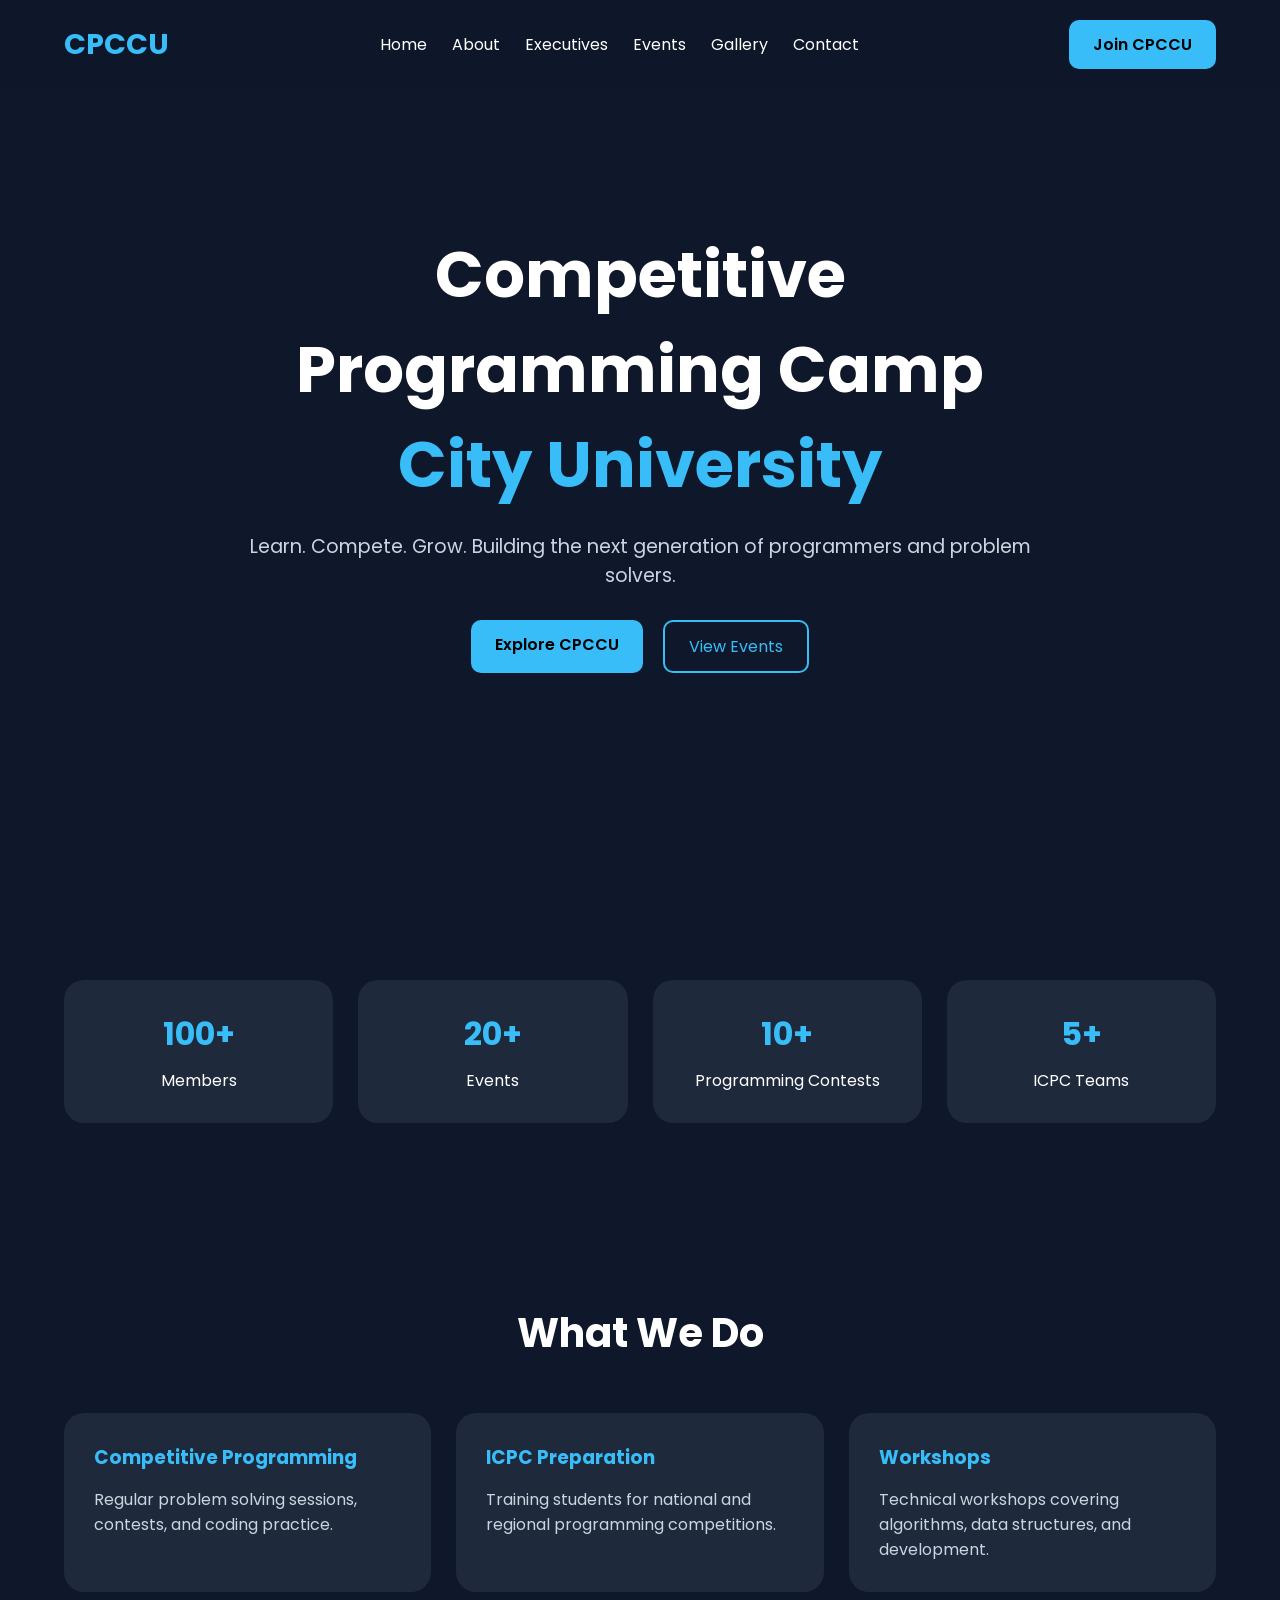
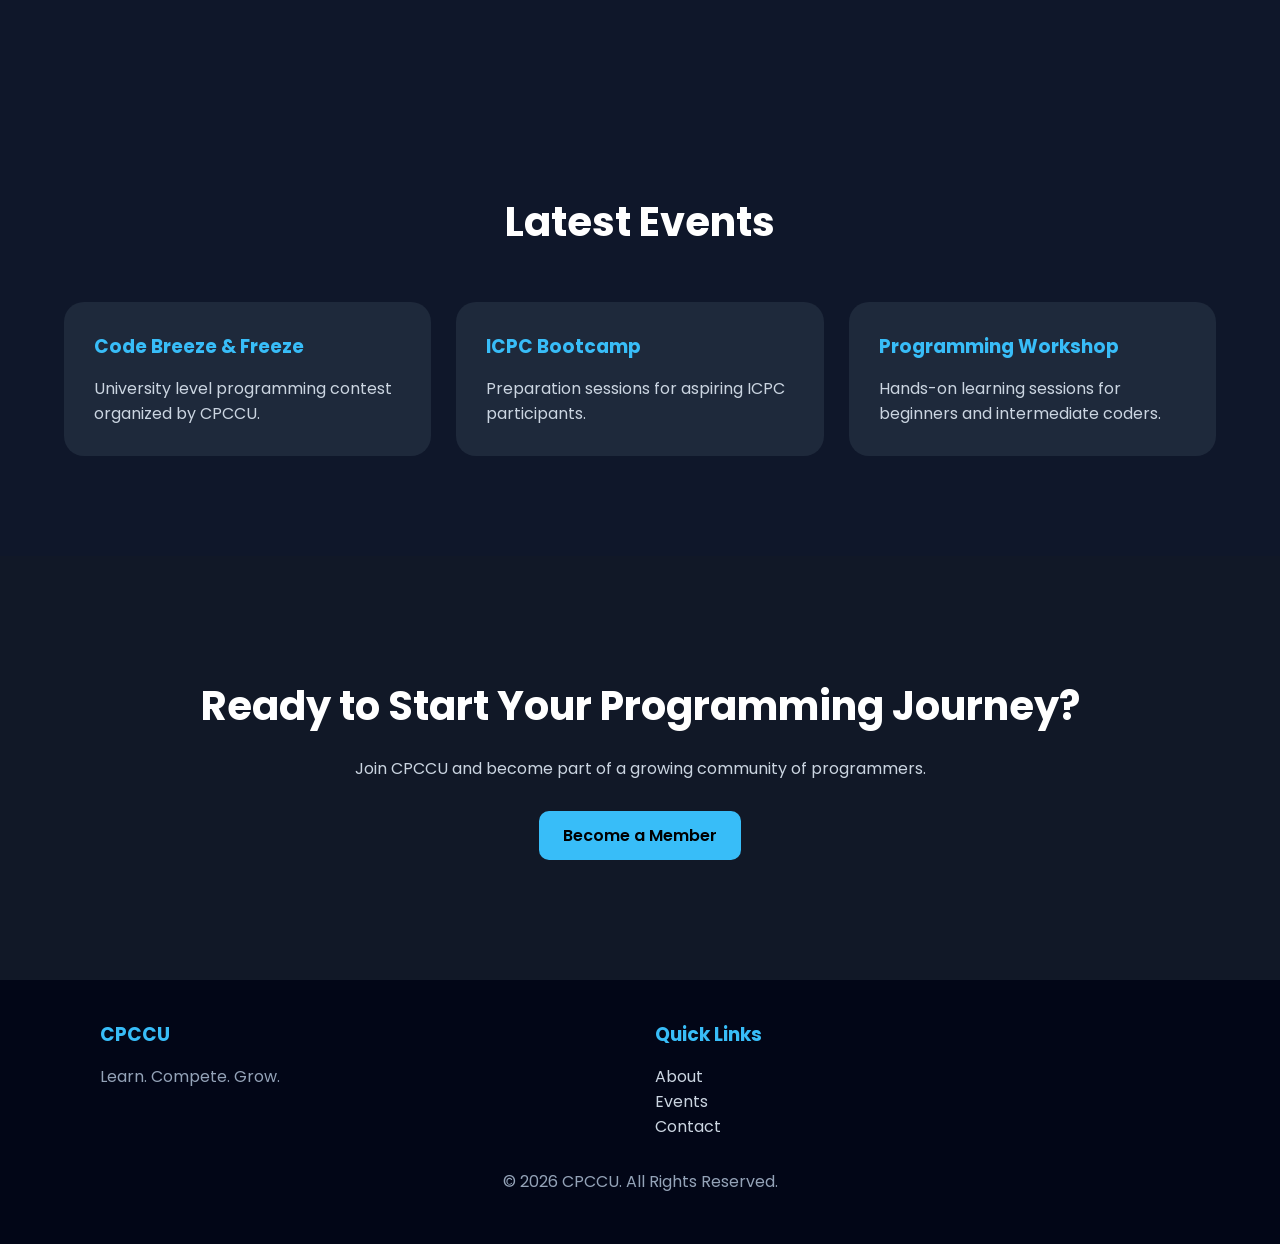
<file: index.html>
<!DOCTYPE html>
<html lang="en">
<head>
<meta charset="UTF-8">
<meta name="viewport" content="width=device-width, initial-scale=1.0">

<title>CPCCU - Competitive Programming Camp City University</title>

<link rel="stylesheet" href="css/style.css">

<link rel="preconnect" href="https://fonts.googleapis.com">
<link href="https://fonts.googleapis.com/css2?family=Poppins:wght@300;400;500;600;700&display=swap" rel="stylesheet">
</head>

<body>

<header>

<nav class="navbar">

<div class="logo">
CPCCU
</div>

<ul class="nav-links">
<li><a href="index.html">Home</a></li>
<li><a href="about.html">About</a></li>
<li><a href="executives.html">Executives</a></li>
<li><a href="events.html">Events</a></li>
<li><a href="gallery.html">Gallery</a></li>
<li><a href="contact.html">Contact</a></li>
</ul>

<a href="contact.html" class="btn-primary">
Join CPCCU
</a>

</nav>

</header>

<!-- Hero -->

<section class="hero">

<div class="hero-content">

<h1>
Competitive Programming Camp
<span>City University</span>
</h1>

<p>
Learn. Compete. Grow.
Building the next generation of programmers and problem solvers.
</p>

<div class="hero-buttons">

<a href="about.html" class="btn-primary">
Explore CPCCU
</a>

<a href="events.html" class="btn-secondary">
View Events
</a>

</div>

</div>

</section>

<!-- Stats -->

<section class="stats">

<div class="container">

<div class="stat-card">
<h2>100+</h2>
<p>Members</p>
</div>

<div class="stat-card">
<h2>20+</h2>
<p>Events</p>
</div>

<div class="stat-card">
<h2>10+</h2>
<p>Programming Contests</p>
</div>

<div class="stat-card">
<h2>5+</h2>
<p>ICPC Teams</p>
</div>

</div>

</section>

<!-- Activities -->

<section class="activities">

<h2 class="section-title">
What We Do
</h2>

<div class="container cards">

<div class="card">

<h3>Competitive Programming</h3>

<p>
Regular problem solving sessions, contests, and coding practice.
</p>

</div>

<div class="card">

<h3>ICPC Preparation</h3>

<p>
Training students for national and regional programming competitions.
</p>

</div>

<div class="card">

<h3>Workshops</h3>

<p>
Technical workshops covering algorithms, data structures, and development.
</p>

</div>

</div>

</section>

<!-- Latest Events -->

<section class="events-preview">

<h2 class="section-title">
Latest Events
</h2>

<div class="container cards">

<div class="card">

<h3>Code Breeze & Freeze</h3>

<p>
University level programming contest organized by CPCCU.
</p>

</div>

<div class="card">

<h3>ICPC Bootcamp</h3>

<p>
Preparation sessions for aspiring ICPC participants.
</p>

</div>

<div class="card">

<h3>Programming Workshop</h3>

<p>
Hands-on learning sessions for beginners and intermediate coders.
</p>

</div>

</div>

</section>

<!-- CTA -->

<section class="cta">

<h2>
Ready to Start Your Programming Journey?
</h2>

<p>
Join CPCCU and become part of a growing community of programmers.
</p>

<a href="contact.html" class="btn-primary">
Become a Member
</a>

</section>

<!-- Footer -->

<footer>

<div class="footer-content">

<div>

<h3>CPCCU</h3>

<p>
Learn. Compete. Grow.
</p>

</div>

<div class="footer-links">

<h3>Quick Links</h3>

<a href="about.html">About</a>
<a href="events.html">Events</a>
<a href="contact.html">Contact</a>

</div>

</div>

<p class="copyright">
© 2026 CPCCU. All Rights Reserved.
</p>

</footer>

</body>
</html>
</file>
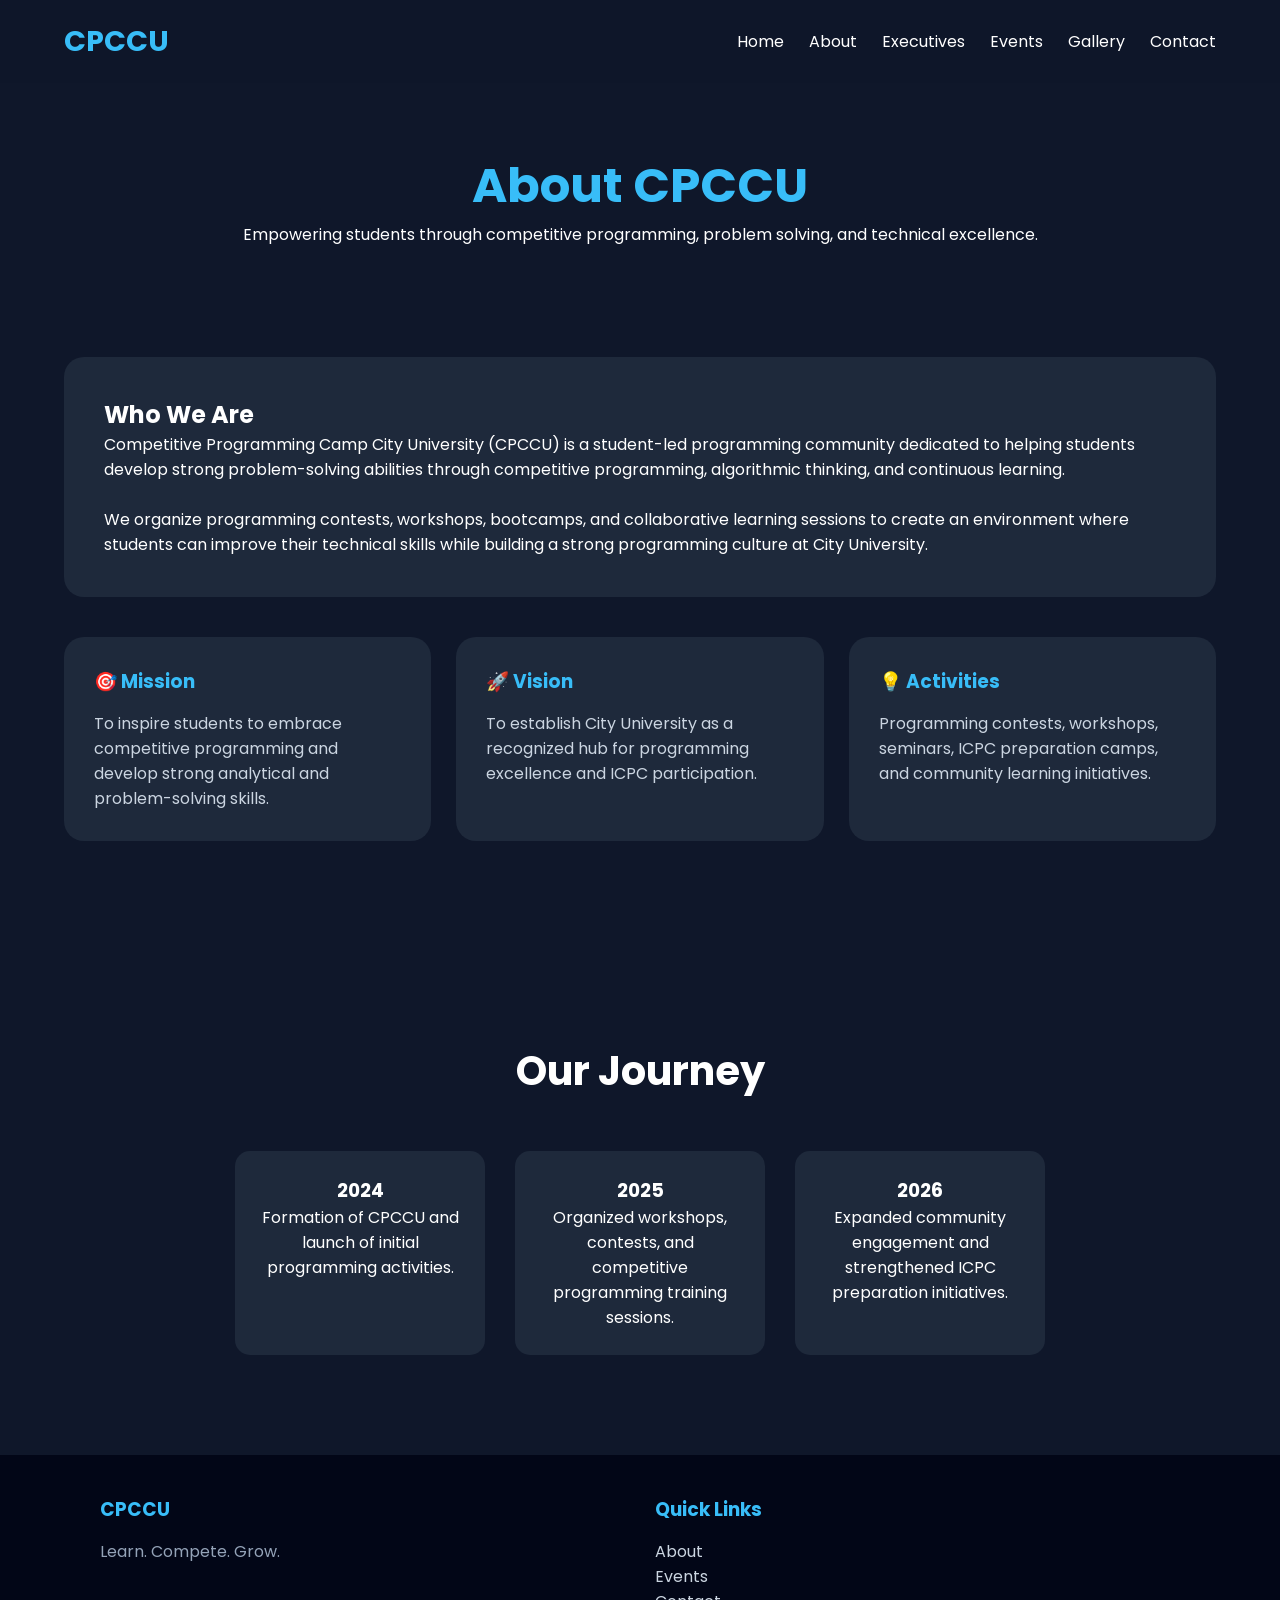
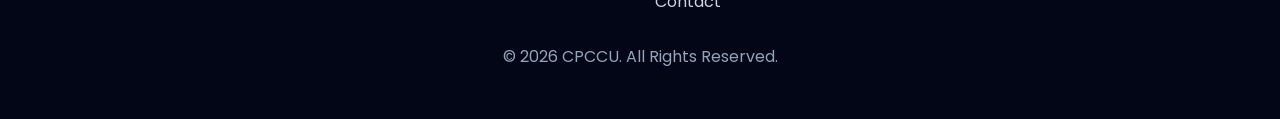
<file: about.html>
<!DOCTYPE html>
<html lang="en">
<head>
<meta charset="UTF-8">
<meta name="viewport" content="width=device-width, initial-scale=1.0">

<title>About CPCCU</title>

<link rel="stylesheet" href="css/style.css">

<link href="https://fonts.googleapis.com/css2?family=Poppins:wght@300;400;500;600;700&display=swap" rel="stylesheet">
</head>

<body>

<nav class="navbar">

<div class="logo">
CPCCU
</div>

<ul class="nav-links">
<li><a href="index.html">Home</a></li>
<li><a href="about.html">About</a></li>
<li><a href="executives.html">Executives</a></li>
<li><a href="events.html">Events</a></li>
<li><a href="gallery.html">Gallery</a></li>
<li><a href="contact.html">Contact</a></li>
</ul>

</nav>

<section class="page-header">

<h1>About CPCCU</h1>

<p>
Empowering students through competitive programming,
problem solving, and technical excellence.
</p>

</section>

<section class="content-section">

<div class="container">

<div class="about-card">

<h2>Who We Are</h2>

<p>
Competitive Programming Camp City University (CPCCU) is a student-led programming community dedicated to helping students develop strong problem-solving abilities through competitive programming, algorithmic thinking, and continuous learning.
</p>

<br>

<p>
We organize programming contests, workshops, bootcamps, and collaborative learning sessions to create an environment where students can improve their technical skills while building a strong programming culture at City University.
</p>

</div>

<div class="about-grid">

<div class="card">

<h3>🎯 Mission</h3>

<p>
To inspire students to embrace competitive programming and develop strong analytical and problem-solving skills.
</p>

</div>

<div class="card">

<h3>🚀 Vision</h3>

<p>
To establish City University as a recognized hub for programming excellence and ICPC participation.
</p>

</div>

<div class="card">

<h3>💡 Activities</h3>

<p>
Programming contests, workshops, seminars, ICPC preparation camps, and community learning initiatives.
</p>

</div>

</div>

</div>

</section>

<section class="timeline">

<h2 class="section-title">
Our Journey
</h2>

<div class="timeline-container">

<div class="timeline-item">

<h3>2024</h3>

<p>
Formation of CPCCU and launch of initial programming activities.
</p>

</div>

<div class="timeline-item">

<h3>2025</h3>

<p>
Organized workshops, contests, and competitive programming training sessions.
</p>

</div>

<div class="timeline-item">

<h3>2026</h3>

<p>
Expanded community engagement and strengthened ICPC preparation initiatives.
</p>

</div>

</div>

</section>

<footer>

<div class="footer-content">

<div>

<h3>CPCCU</h3>

<p>
Learn. Compete. Grow.
</p>

</div>

<div class="footer-links">

<h3>Quick Links</h3>

<a href="about.html">About</a>
<a href="events.html">Events</a>
<a href="contact.html">Contact</a>

</div>

</div>

<p class="copyright">
© 2026 CPCCU. All Rights Reserved.
</p>

</footer>

</body>
</html>
</file>
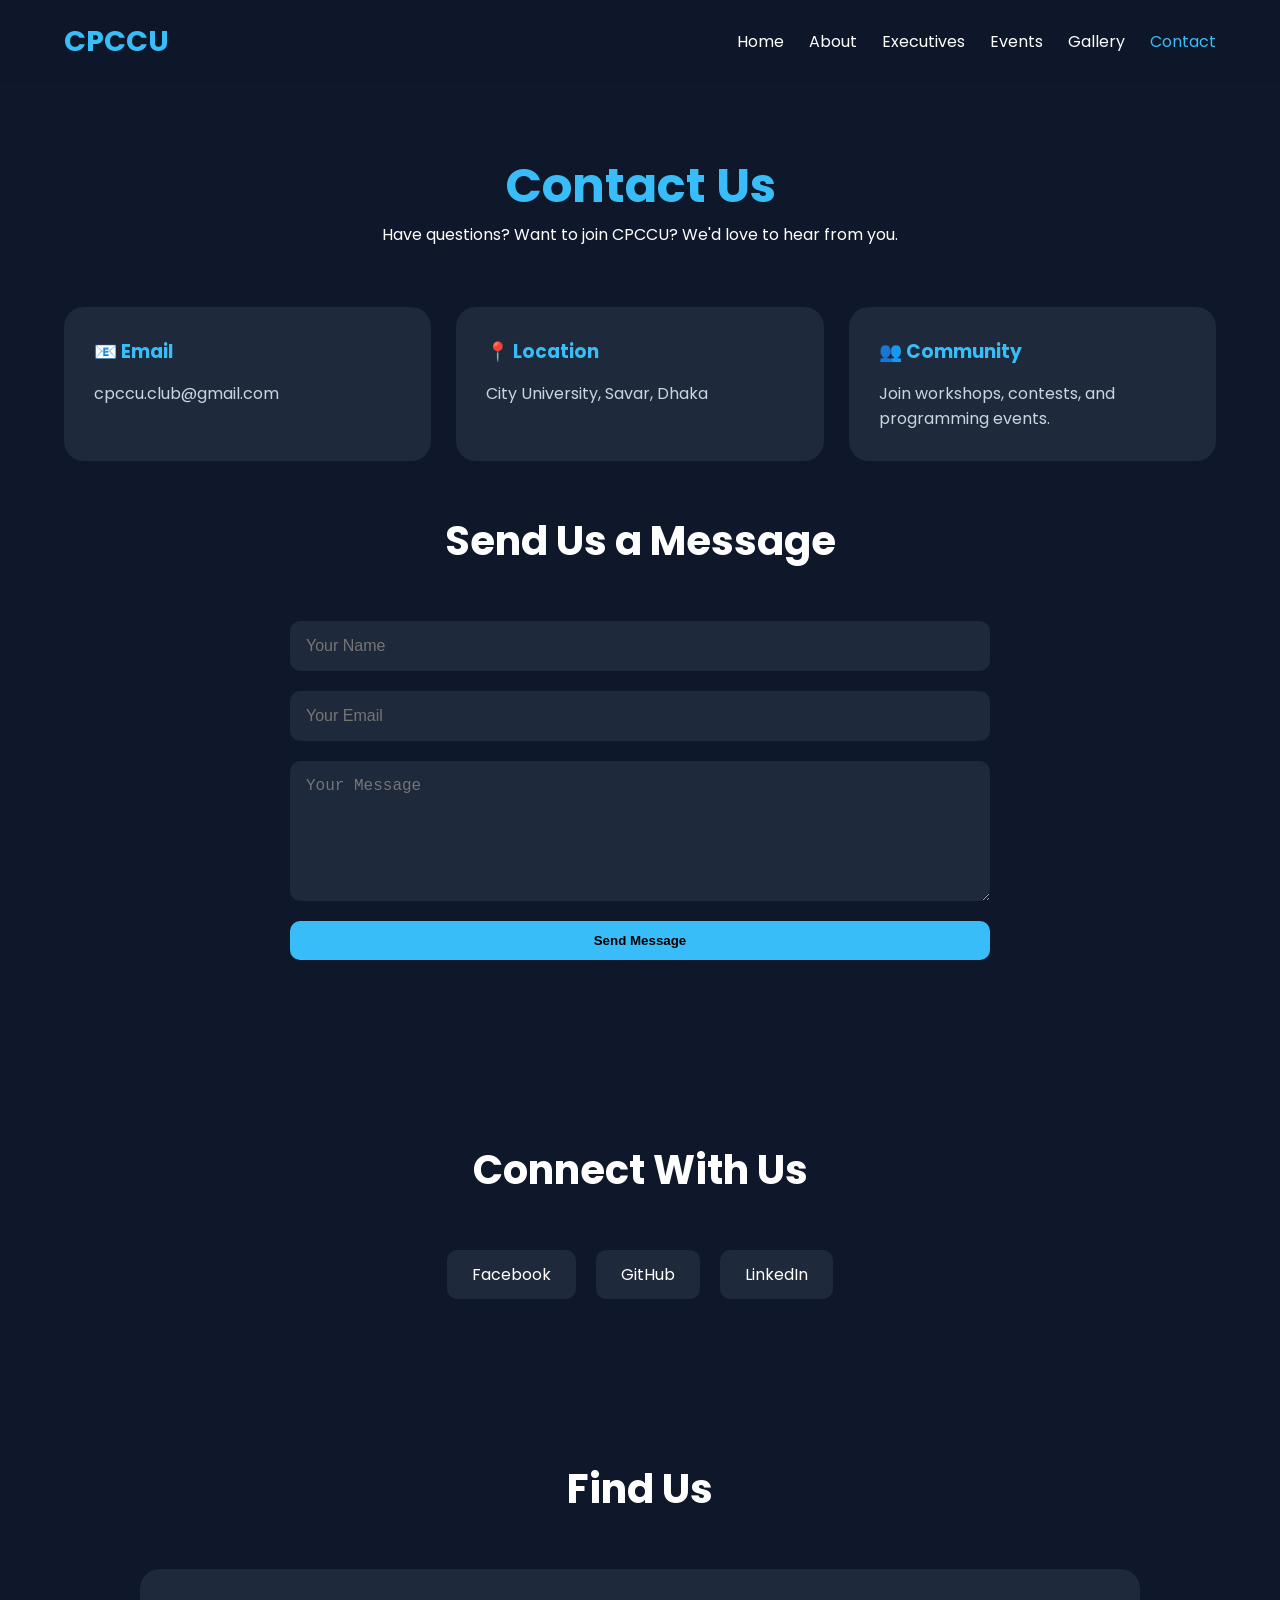
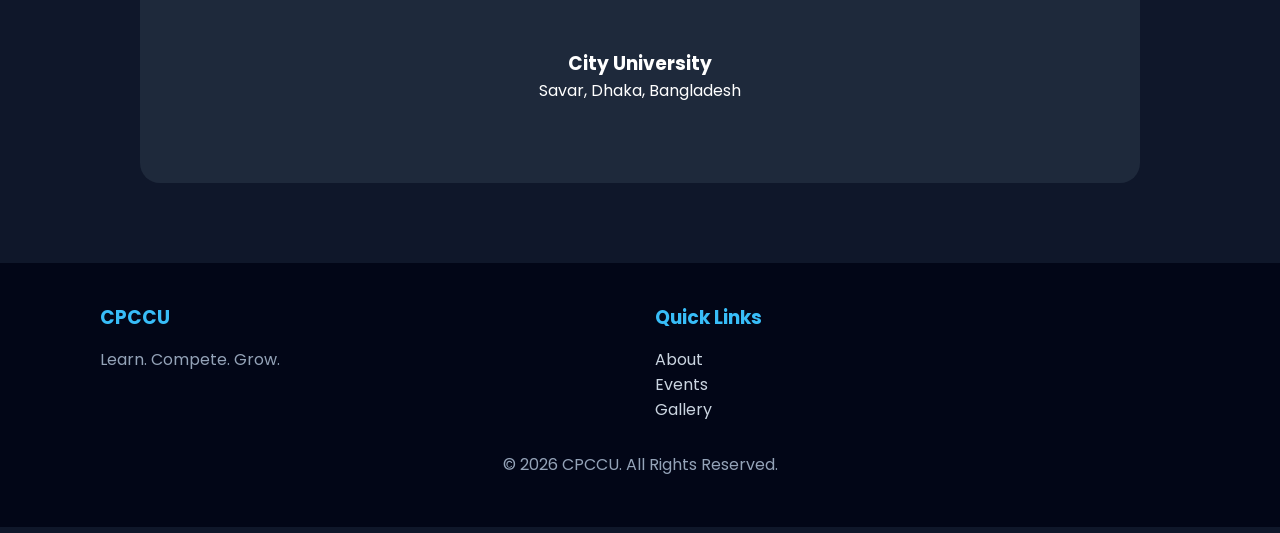
<file: contact.html>
<!DOCTYPE html>
<html lang="en">

<head>

<meta charset="UTF-8">
<meta name="viewport" content="width=device-width, initial-scale=1.0">

<title>Contact | CPCCU</title>

<link rel="stylesheet" href="css/style.css">

<link href="https://fonts.googleapis.com/css2?family=Poppins:wght@300;400;500;600;700&display=swap" rel="stylesheet">

</head>

<body>

<nav class="navbar">

<div class="logo">
CPCCU
</div>

<ul class="nav-links">

<li><a href="index.html">Home</a></li>

<li><a href="about.html">About</a></li>

<li><a href="executives.html">Executives</a></li>

<li><a href="events.html">Events</a></li>

<li><a href="gallery.html">Gallery</a></li>

<li><a href="contact.html" class="active">Contact</a></li>

</ul>

</nav>

<section class="page-header">

<h1>Contact Us</h1>

<p>
Have questions? Want to join CPCCU? We'd love to hear from you.
</p>

</section>

<!-- Contact Info -->

<section class="contact-info">

<div class="container contact-grid">

<div class="card">

<h3>📧 Email</h3>

<p>
cpccu.club@gmail.com
</p>

</div>

<div class="card">

<h3>📍 Location</h3>

<p>
City University, Savar, Dhaka
</p>

</div>

<div class="card">

<h3>👥 Community</h3>

<p>
Join workshops, contests, and programming events.
</p>

</div>

</div>

</section>

<!-- Contact Form -->

<section class="content-section">

<h2 class="section-title">
Send Us a Message
</h2>

<div class="container">

<form class="contact-form">

<input
type="text"
placeholder="Your Name"
required
>

<input
type="email"
placeholder="Your Email"
required
>

<textarea
rows="6"
placeholder="Your Message"
required
></textarea>

<button class="btn-primary">
Send Message
</button>

</form>

</div>

</section>

<!-- Social Links -->

<section class="social-section">

<h2 class="section-title">
Connect With Us
</h2>

<div class="social-links">

<a href="#">
Facebook
</a>

<a href="#">
GitHub
</a>

<a href="#">
LinkedIn
</a>

</div>

</section>

<!-- Map Placeholder -->

<section class="map-section">

<h2 class="section-title">
Find Us
</h2>

<div class="map-placeholder">

<h3>
City University
</h3>

<p>
Savar, Dhaka, Bangladesh
</p>

</div>

</section>

<footer>

<div class="footer-content">

<div>

<h3>CPCCU</h3>

<p>
Learn. Compete. Grow.
</p>

</div>

<div class="footer-links">

<h3>Quick Links</h3>

<a href="about.html">About</a>
<a href="events.html">Events</a>
<a href="gallery.html">Gallery</a>

</div>

</div>

<p class="copyright">
© 2026 CPCCU. All Rights Reserved.
</p>

</footer>

</body>
</html>
</file>
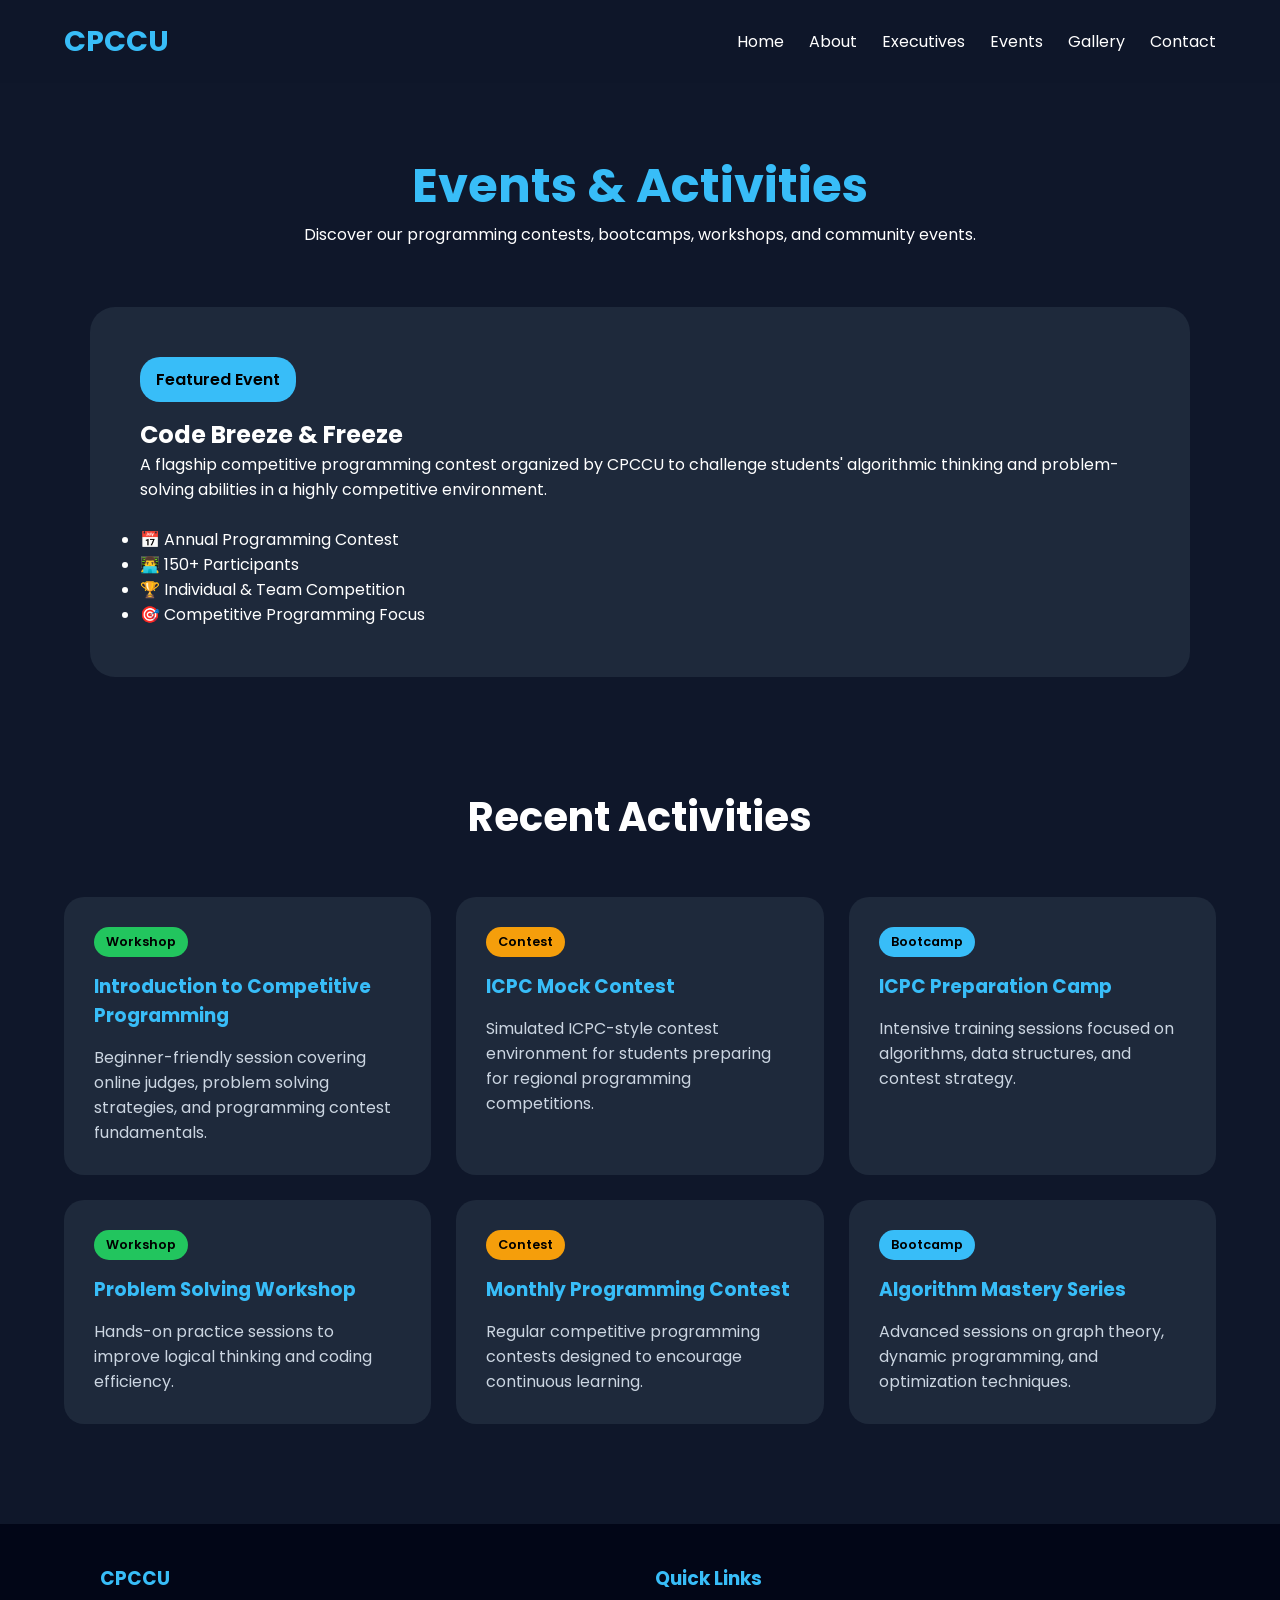
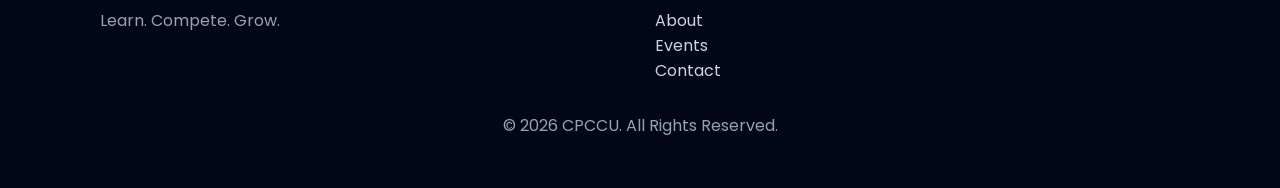
<file: events.html>
<!DOCTYPE html>
<html lang="en">
<head>
<meta charset="UTF-8">
<meta name="viewport" content="width=device-width, initial-scale=1.0">

<title>Events | CPCCU</title>

<link rel="stylesheet" href="css/style.css">

<link href="https://fonts.googleapis.com/css2?family=Poppins:wght@300;400;500;600;700&display=swap" rel="stylesheet">
</head>

<body>

<nav class="navbar">

<div class="logo">
CPCCU
</div>

<ul class="nav-links">
<li><a href="index.html">Home</a></li>
<li><a href="about.html">About</a></li>
<li><a href="executives.html">Executives</a></li>
<li><a href="events.html">Events</a></li>
<li><a href="gallery.html">Gallery</a></li>
<li><a href="contact.html">Contact</a></li>
</ul>

</nav>

<section class="page-header">

<h1>Events & Activities</h1>

<p>
Discover our programming contests,
bootcamps, workshops, and community events.
</p>

</section>

<section class="featured-event">

<div class="featured-content">

<span class="event-tag">
Featured Event
</span>


<h2>Code Breeze & Freeze</h2>

<p>
A flagship competitive programming contest organized by CPCCU to challenge students' algorithmic thinking and problem-solving abilities in a highly competitive environment.
</p>

<br>

<ul>

<li>📅 Annual Programming Contest</li>

<li>👨‍💻 150+ Participants</li>

<li>🏆 Individual & Team Competition</li>

<li>🎯 Competitive Programming Focus</li>

</ul>

</div>

</section>

<section class="content-section">

<h2 class="section-title">
Recent Activities
</h2>

<div class="container events-grid">

<div class="card">

<span class="badge workshop">
Workshop
</span>

<h3>Introduction to Competitive Programming</h3>

<p>
Beginner-friendly session covering online judges, problem solving strategies, and programming contest fundamentals.
</p>

</div>

<div class="card">

<span class="badge contest">
Contest
</span>

<h3>ICPC Mock Contest</h3>

<p>
Simulated ICPC-style contest environment for students preparing for regional programming competitions.
</p>

</div>

<div class="card">

<span class="badge bootcamp">
Bootcamp
</span>

<h3>ICPC Preparation Camp</h3>

<p>
Intensive training sessions focused on algorithms, data structures, and contest strategy.
</p>

</div>

<div class="card">

<span class="badge workshop">
Workshop
</span>

<h3>Problem Solving Workshop</h3>

<p>
Hands-on practice sessions to improve logical thinking and coding efficiency.
</p>

</div>

<div class="card">

<span class="badge contest">
Contest
</span>

<h3>Monthly Programming Contest</h3>

<p>
Regular competitive programming contests designed to encourage continuous learning.
</p>

</div>

<div class="card">

<span class="badge bootcamp">
Bootcamp
</span>

<h3>Algorithm Mastery Series</h3>

<p>
Advanced sessions on graph theory, dynamic programming, and optimization techniques.
</p>

</div>

</div>

</section>

<footer>

<div class="footer-content">

<div>

<h3>CPCCU</h3>

<p>
Learn. Compete. Grow.
</p>

</div>

<div class="footer-links">

<h3>Quick Links</h3>

<a href="about.html">About</a>
<a href="events.html">Events</a>
<a href="contact.html">Contact</a>

</div>

</div>

<p class="copyright">
© 2026 CPCCU. All Rights Reserved.
</p>

</footer>

</body>
</html>
</file>
<file: css/style.css>
*{
margin:0;
padding:0;
box-sizing:border-box;
}

html{
scroll-behavior:smooth;
}

body{
font-family:'Poppins',sans-serif;
background:#0f172a;
color:#fff;
}

a{
text-decoration:none;
}

.container{
width:90%;
max-width:1200px;
margin:auto;
}

.navbar{
position:fixed;
top:0;
left:0;
width:100%;
padding:20px 5%;
display:flex;
justify-content:space-between;
align-items:center;
background:rgba(15,23,42,.95);
backdrop-filter:blur(10px);
z-index:1000;
}

.logo{
font-size:1.8rem;
font-weight:700;
color:#38bdf8;
}

.nav-links{
display:flex;
gap:25px;
list-style:none;
}

.nav-links a{
color:white;
transition:.3s;
}

.nav-links a:hover{
color:#38bdf8;
}

.btn-primary{
background:#38bdf8;
color:#000;
padding:12px 24px;
border-radius:10px;
font-weight:600;
display:inline-block;
}

.btn-secondary{
border:2px solid #38bdf8;
padding:12px 24px;
border-radius:10px;
color:#38bdf8;
display:inline-block;
}

.hero{
min-height:100vh;
display:flex;
justify-content:center;
align-items:center;
text-align:center;
padding:100px 20px;
background:linear-gradient(
rgba(15,23,42,.8),
rgba(15,23,42,.8)
),
url("https://images.unsplash.com/photo-1515879218367-8466d910aaa4?w=1600");
background-size:cover;
background-position:center;
}

.hero-content{
max-width:800px;
}

.hero h1{
font-size:4rem;
margin-bottom:20px;
}

.hero span{
display:block;
color:#38bdf8;
}

.hero p{
font-size:1.2rem;
margin-bottom:30px;
color:#cbd5e1;
}

.hero-buttons{
display:flex;
justify-content:center;
gap:20px;
flex-wrap:wrap;
}

.stats{
padding:80px 0;
}

.stats .container{
display:grid;
grid-template-columns:repeat(auto-fit,minmax(220px,1fr));
gap:25px;
}

.stat-card{
background:#1e293b;
padding:30px;
text-align:center;
border-radius:20px;
}

.stat-card h2{
color:#38bdf8;
font-size:2rem;
margin-bottom:10px;
}

.section-title{
text-align:center;
font-size:2.5rem;
margin-bottom:50px;
}

.activities,
.events-preview{
padding:100px 0;
}

.cards{
display:grid;
grid-template-columns:repeat(auto-fit,minmax(300px,1fr));
gap:25px;
}

.card{
background:#1e293b;
padding:30px;
border-radius:20px;
transition:.3s;

}

.card:hover{
transform:translateY(-10px);
}

.card h3{
color:#38bdf8;
margin-bottom:15px;
}

.card p{
color:#cbd5e1;
}

.cta{
padding:120px 20px;
text-align:center;
background:#111827;
}

.cta h2{
font-size:2.5rem;
margin-bottom:20px;
}

.cta p{
margin-bottom:30px;
color:#cbd5e1;
}

footer{
text-align:center;
padding:40px;
background:#020617;
color:#94a3b8;
}

footer p{
margin-bottom:10px;
}

@media(max-width:900px){

.nav-links{
display:none;
}

.hero h1{
font-size:2.5rem;
}

.hero-buttons{
flex-direction:column;
align-items:center;
}

.section-title{
font-size:2rem;
}

.cta h2{
font-size:2rem;
}

}
.page-header{
padding-top:150px;
padding-bottom:60px;
text-align:center;
}

.page-header h1{
font-size:3rem;
color:#38bdf8;
}

.content-section{
padding:50px 0 100px;
}

.executive-grid{
display:grid;
grid-template-columns:repeat(auto-fit,minmax(280px,1fr));
gap:30px;
}

.profile-img{
width:150px;
height:150px;
border-radius:50%;
display:block;
margin:auto;
margin-bottom:20px;
}

.gallery-grid{
width:90%;
margin:auto;
display:grid;
grid-template-columns:repeat(auto-fit,minmax(300px,1fr));
gap:20px;
}

.gallery-grid img{
width:100%;
height:250px;
object-fit:cover;
border-radius:20px;
transition:.3s;
}

.gallery-grid img:hover{
transform:scale(1.03);
}

.contact-form{
max-width:700px;
margin:auto;
display:flex;
flex-direction:column;
gap:20px;
}

.contact-form input,
.contact-form textarea{
padding:15px;
border:none;
border-radius:10px;
font-size:1rem;
background:#1e293b;
color:white;
}

.contact-form button{
border:none;
cursor:pointer;
}

.nav-links a.active{
color:#38bdf8;
}

.executive-grid{
display:grid;
grid-template-columns:repeat(auto-fit,minmax(300px,1fr));
gap:30px;
}

.executive-card{
background:#1e293b;
padding:30px;
border-radius:20px;
text-align:center;
transition:.3s;
}

.executive-card:hover{
transform:translateY(-8px);
}

.executive-card img{
width:140px;
height:140px;
border-radius:50%;
object-fit:cover;
margin-bottom:20px;
border:4px solid #38bdf8;
}

.role{
color:#38bdf8;
font-weight:600;
margin-bottom:15px;
}

.join-team{
padding:100px 20px;
text-align:center;
background:#111827;
}

.join-team h2{
margin-bottom:20px;
font-size:2.5rem;
}

.join-team p{
margin-bottom:30px;
color:#cbd5e1;
}
.about-grid,
.events-grid{
    display:grid;
    grid-template-columns:repeat(auto-fit,minmax(300px,1fr));
    gap:25px;
}

.about-card{
    background:#1e293b;
    padding:40px;
    border-radius:20px;
    margin-bottom:40px;
}

.timeline{
    padding:100px 0;
}

.timeline-container{
    display:flex;
    justify-content:center;
    gap:30px;
    flex-wrap:wrap;
}

.timeline-item{
    background:#1e293b;
    padding:25px;
    border-radius:15px;
    width:250px;
    text-align:center;
}

.featured-event{
    width:90%;
    max-width:1100px;
    margin:auto;
    background:#1e293b;
    border-radius:25px;
    padding:50px;
    margin-bottom:60px;
}

.event-tag{
    background:#38bdf8;
    color:#000;
    display:inline-block;
    margin-bottom:15px;    
    padding:10px 16px;
    border-radius:20px;
    font-weight:600;
    
    
}

.badge{
    display:inline-block;
    margin-bottom:15px;
    padding:6px 12px;
    border-radius:20px;
    font-size:.8rem;
    font-weight:600;
}

.workshop{
    background:#22c55e;
    color:#000;
}

.contest{
    background:#f59e0b;
    color:#000;
}

.bootcamp{
    background:#38bdf8;
    color:#000;
}
.gallery-section{
padding:40px 0 80px;
}

.gallery-grid{
width:90%;
max-width:1200px;
margin:auto;

display:grid;
grid-template-columns:repeat(auto-fit,minmax(300px,1fr));

gap:20px;
}

.gallery-grid img{

width:100%;
height:250px;

object-fit:cover;

border-radius:20px;

transition:.4s;
cursor:pointer;
}

.gallery-grid img:hover{

transform:scale(1.05);

box-shadow:0 15px 30px rgba(0,0,0,.3);
}
.contact-grid{
display:grid;
grid-template-columns:repeat(auto-fit,minmax(250px,1fr));
gap:25px;
}

.contact-form{
max-width:700px;
margin:auto;

display:flex;
flex-direction:column;
gap:20px;
}

.contact-form input,
.contact-form textarea{

padding:16px;

border:none;

border-radius:10px;

background:#1e293b;

color:white;

font-size:1rem;
}

.contact-form button{
border:none;
cursor:pointer;
}

.social-section{
padding:80px 20px;
text-align:center;
}

.social-links{
display:flex;
justify-content:center;
gap:20px;
flex-wrap:wrap;
}

.social-links a{

background:#1e293b;

padding:12px 25px;

border-radius:10px;

color:white;

transition:.3s;
}

.social-links a:hover{
background:#38bdf8;
color:black;
}

.map-section{
padding:80px 20px;
}

.map-placeholder{

max-width:1000px;

margin:auto;

padding:80px;

background:#1e293b;

border-radius:20px;

text-align:center;
}
.featured-event-home{
padding:100px 20px;
}

.featured-box{

background:#1e293b;

padding:50px;

border-radius:25px;

text-align:center;
}

.testimonials{
padding:100px 20px;
}

.join-section{

padding:120px 20px;

text-align:center;

background:#111827;
}

.join-section h2{
font-size:2.5rem;
margin-bottom:20px;
}

.join-section p{
max-width:700px;
margin:auto;
margin-bottom:30px;
color:#cbd5e1;
}

.footer-content{

display:grid;

grid-template-columns:
repeat(auto-fit,minmax(250px,1fr));

gap:30px;

width:90%;

max-width:1200px;

margin:auto;

text-align:left;
}

.footer-content h3{
margin-bottom:15px;
color:#38bdf8;
}

.footer-content a{
color:#cbd5e1;
display:flex;
}

.copyright{
margin-top:30px;
text-align:center;
}
</file>
